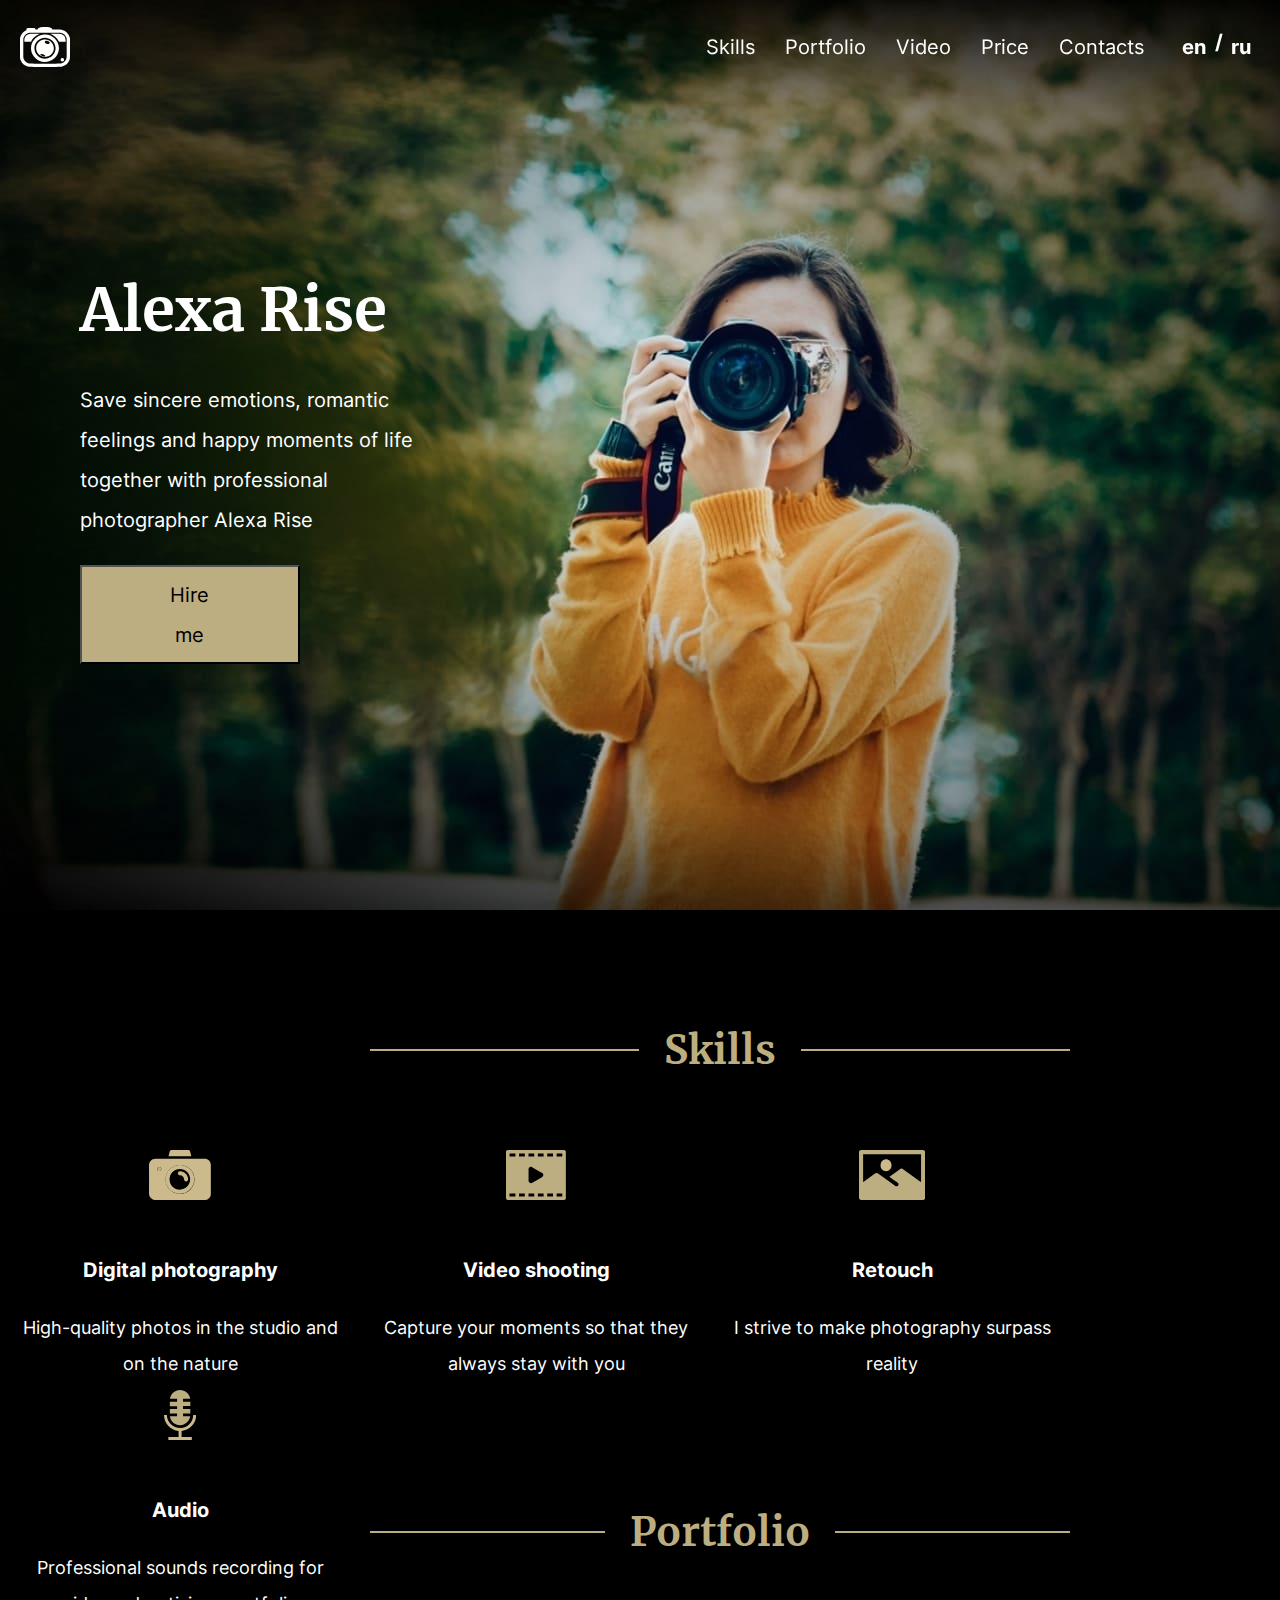
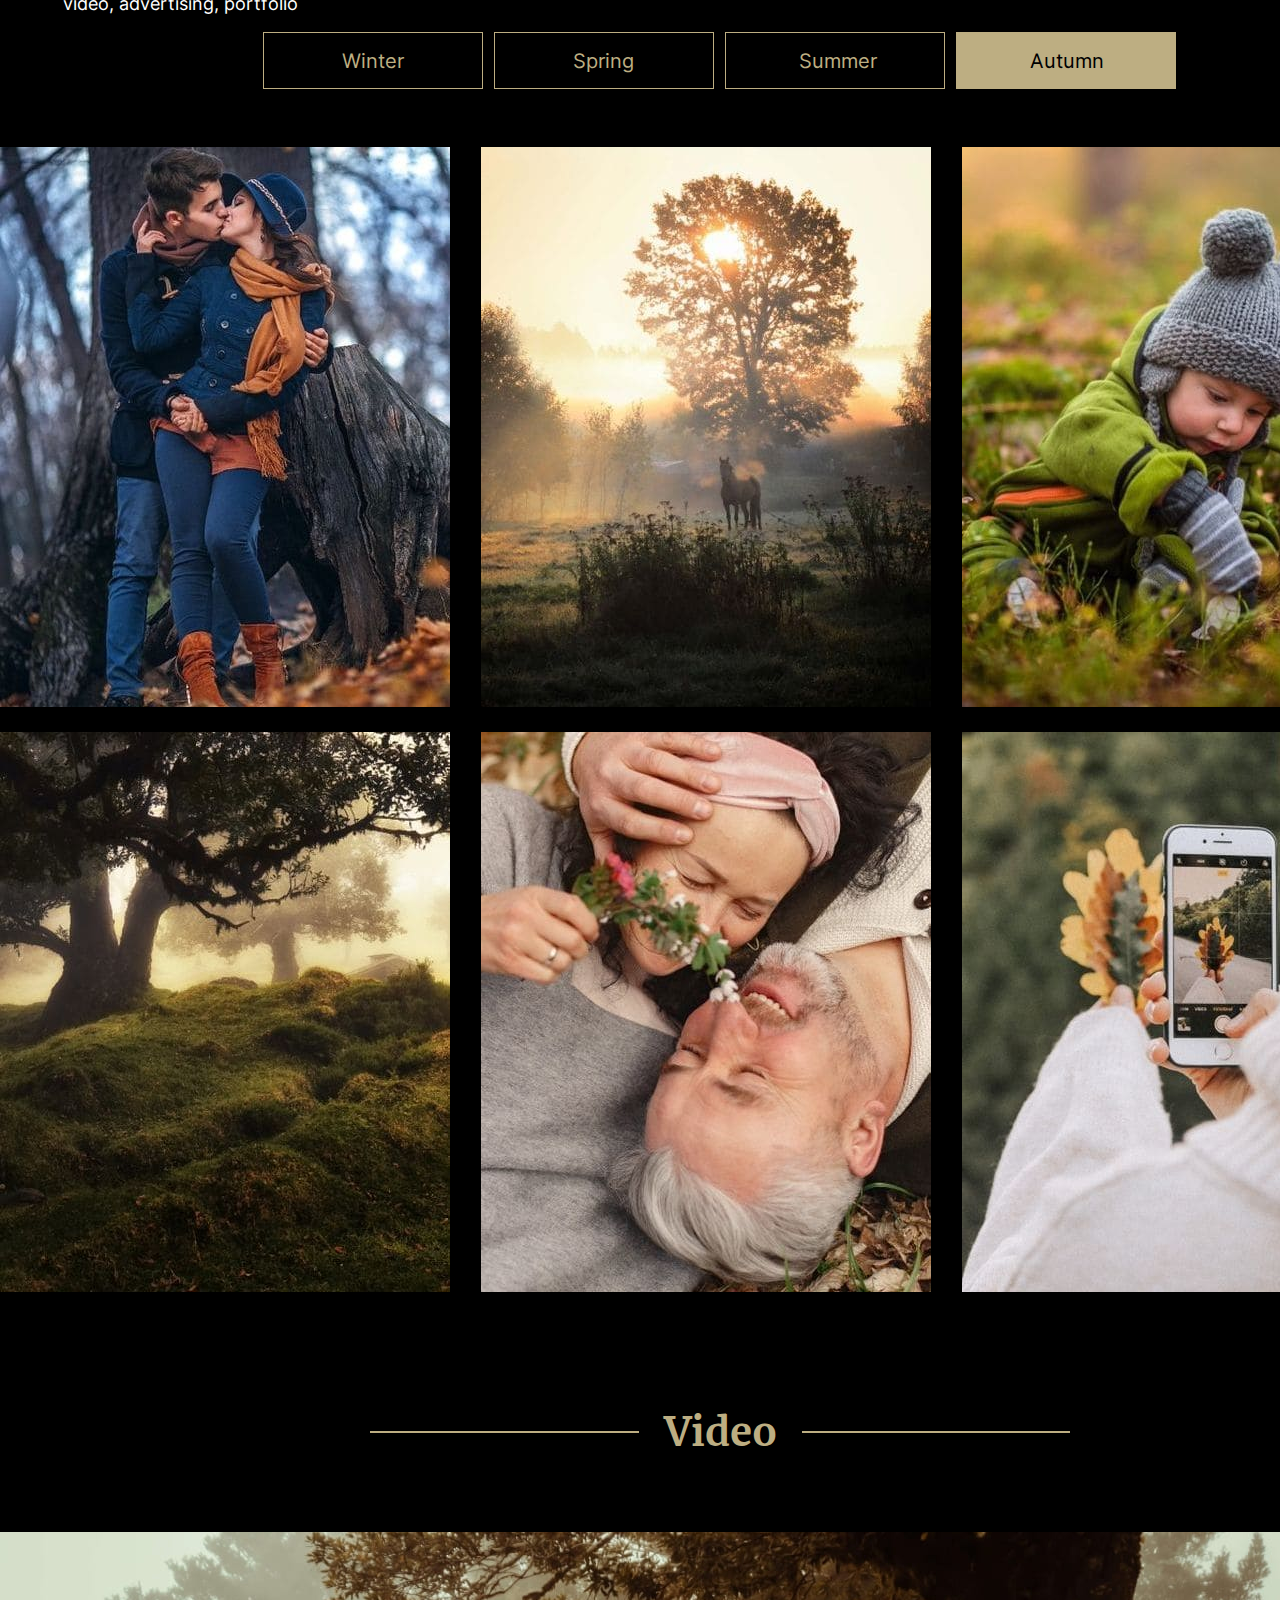
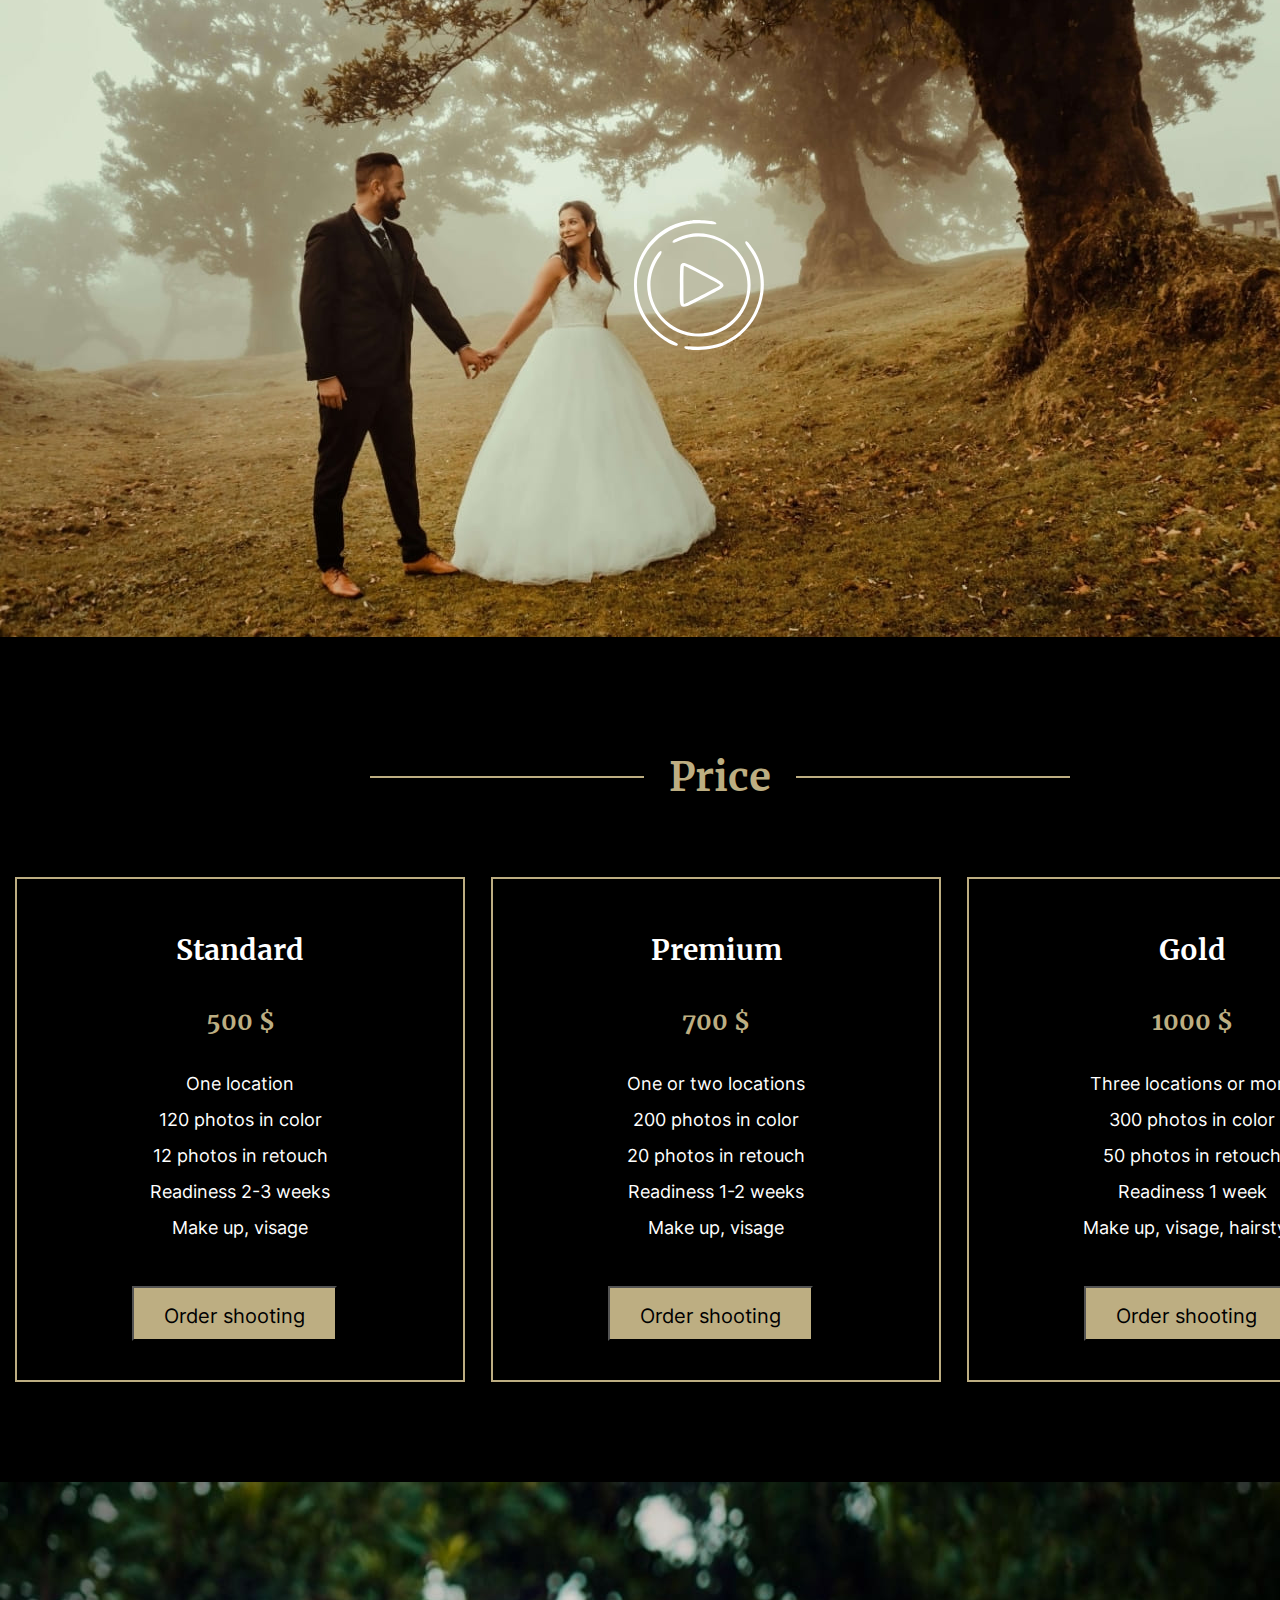
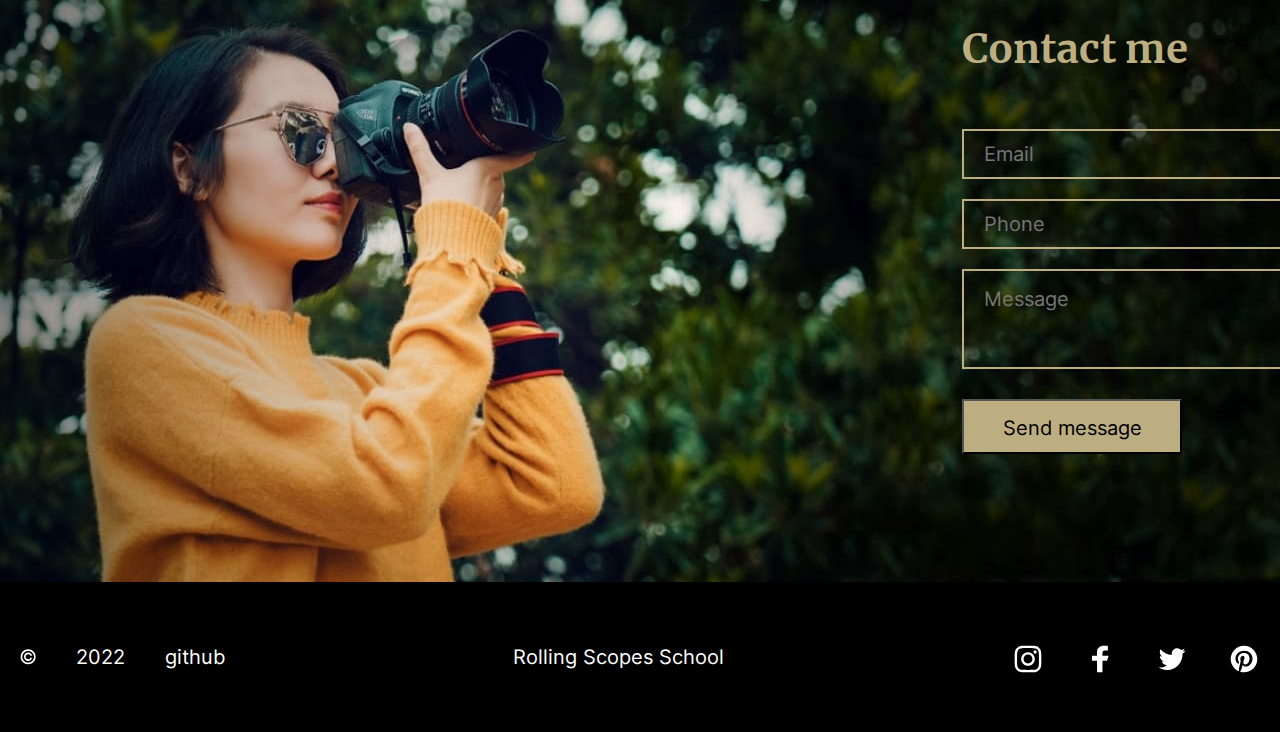
<file: portfolio/index.html>
<!DOCTYPE html>
<html lang="en">

<head>
    <meta charset="UTF-8">
    <meta http-equiv="X-UA-Compatible" content="IE=edge">
    <meta name="viewport" content="width=device-width, initial-scale=1.0">
    <title>Alexa Rise</title>
    <link rel="stylesheet" href="./css/style.css">
</head>

<body>
    <header class="header">
        <div class="wrapper">
            <div class="header-wrapper">
                <div class="header-logo">
                    <a href="#hero" class="header-logo-link">
                        <img src="./img/svg/logo1.svg" alt="Alexa Rise" class="header_logo-pic">
                    </a>
                </div>
                <div class="header-nav">
                    <ul class="header-list">
                        <li class="header-item">
                            <a href="#skills" class="header-link">Skills</a>
                        </li>
                        <li class="header-item">
                            <a href="#portfolio" class="header-link">Portfolio</a>
                        </li>
                        <li class="header-item">
                            <a href="#video" class="header-link">Video</a>
                        </li>
                        <li class="header-item">
                            <a href="#price" class="header-link">Price</a>
                        </li>
                        <li class="header-item">
                            <a href="#contacts" class="header-link">Contacts</a>
                        </li>


                        <ul class="header-switch-lang">
                            <li><a href="#!" class="switch-lang">en</a></li>


                            <li>
                                <p class=>/</p>
                            </li>


                            <li><a href="#!" class="switch-lang">ru</a></li>

                        </ul>

                    </ul>


                </div>
            </div>
    </header>
    <main class="main">
        <section class="hero" id="hero">
            <div class="wrapper">
                <h1 class="hero-title">Alexa Rise</h1>
                <p class="hero-text">Save sincere emotions, romantic feelings and happy moments of life together with professional photographer Alexa Rise</p>
                <button type="button" class="btn">Hire me</button>
            </div>
        </section>
        <section class="skills" id="skills">
            <div class="wrapper">
                <div class="section-title">

                    <h2 class="section-title-line">
                        <span class="section-title">Skills
                        </span>
                    </h2>

                </div>


                <div class="skills-items">
                    <div class="skills-item">
                        <img class="camera1" src="./img/svg/camera1.svg" alt="Digital photography">
                        <h3 class="skills-title">Digital photography</h3>
                        <p class="skills-text">High-quality photos in the studio and on the nature</p>
                    </div>
                    <div class="skills-item">
                        <img class="video1" src="./img/svg/video1.svg" alt="Video shooting">
                        <h3 class="skills-title">Video shooting</h3>
                        <p class="skills-text">Capture your moments so that they always stay with you</p>
                    </div>
                    <div class="skills-item">
                        <img src="./img/svg/image1.svg" alt="Retouch" class="image1">
                        <h3 class="skills-title">Retouch</h3>
                        <p class="skills-text">I strive to make photography surpass reality</p>
                    </div>
                    <div class="skills-item">
                        <img src="./img/svg/mic1.svg" alt="Audio" class="mic1">
                        <h3 class="skills-title">Audio</h3>
                        <p class="skills-text">Professional sounds recording for video, advertising, portfolio</p>
                    </div>
                </div>
            </div>
        </section>

        <section class="portfolio" id="portfolio">
            <div class="wrapper">
                <div class="section-title">

                    <h2 class="section-title-line">
                        <span class="section-title">Portfolio
                        </span>
                    </h2>

                </div>
                <div class="portfolio-btns">
                    <button type="button" class="portfolio-btn">Winter</button>
                    <button type="button" class="portfolio-btn">Spring</button>
                    <button type="button" class="portfolio-btn">Summer</button>
                    <button type="button" class="portfolio-btn">Autumn</button>


                </div>
                <div class="portfolio-items">
                    <img src="./img/svg/portfolio-img1.svg" alt="portfolio image 1" class="portfolio-img">
                    <img src="./img/svg/portfolio-img2.svg" alt="portfolio image 2" class="portfolio-img">
                    <img src="./img/svg/portfolio-img3.svg" alt="portfolio image 3" class="portfolio-img">
                    <img src="./img/svg/portfolio-img4.svg" alt="portfolio image 4" class="portfolio-img">
                    <img src="./img/svg/portfolio-img5.svg" alt="portfolio image 5" class="portfolio-img">
                    <img src="./img/svg/portfolio-img6.svg" alt="portfolio image 6" class="portfolio-img">
                </div>

            </div>
        </section>

        <section class="video" id="video">
            <div class="wrapper">
                <div class="section-title">

                    <h2 class="section-title-line">
                        <span class="section-title">Video
                        </span>
                    </h2>

                </div>

                <div class="video-player">

                    <img src="./img/svg/video-play-hover.svg" alt="" class="video-play-hover">
                </div>
            </div>
        </section>

        <section class="price" id="price">
            <div class="wrapper">
                <div class="section-title">

                    <h2 class="section-title-line">
                        <span class="section-title">Price
            </span>
                    </h2>

                </div>

                <div class="price-items">
                    <div class="price-item">
                        <h3 class="price-title">Standard</h3>
                        <p class="price-count">500 $</p>
                        <div class="frame">
                            <p>One location</p>
                            <p>120 photos in color</p>
                            <p>12 photos in retouch</p>
                            <p>Readiness 2-3 weeks</p>
                            <p>Make up, visage</p>

                        </div>
                        <button type="button" class="order-btn">Order shooting</button>
                    </div>
                    <div class="price-item">
                        <h3 class="price-title">Premium</h3>
                        <p class="price-count">700 $</p>
                        <div class="frame">
                            <p>One or two locations</p>
                            <p>200 photos in color</p>
                            <p>20 photos in retouch</p>
                            <p>Readiness 1-2 weeks</p>
                            <p>Make up, visage</p>
                        </div>
                        <button type="button" class="order-btn">Order shooting</button>
                    </div>
                    <div class="price-item">
                        <h3 class="price-title">Gold</h3>
                        <p class="price-count">1000 $</p>
                        <div class="frame">
                            <p>Three locations or more</p>
                            <p>300 photos in color</p>
                            <p>50 photos in retouch</p>
                            <p>Readiness 1 week</p>
                            <p>Make up, visage, hairstyle</p>
                        </div>
                        <button type="button" class="order-btn">Order shooting</button>
                    </div>
                </div>
            </div>
        </section>

        <section class="contacts" id="contacts">
            <div class="wrapper">
                <form action="" class="contacts-form" id="contacts-form">
                    <h2 class="form-title">Contact me</h2>
                    <input type="email" name="email" form="contacts-form" class="form-item" placeholder="Email">
                    <input type="tel" name="tel" form="contacts-form" class="form-item" placeholder="Phone">
                    <textarea name="message" form="contacts-form" class="form-textarea" placeholder="Message"></textarea>
                    <button type="button" class="form-btn">Send message</button>
                </form>
            </div>

        </section>
    </main>
    <footer class="footer">
        <div class="wrapper">
            <div class="footer-wrapper">
                <ul class="footer-list">
                    <li class="footer-item"><img src="./img/svg/copyright.svg" alt="copyright"></li>
                    <li class="footer-item">
                        <p>2022</p>
                    </li>
                    <li class="footer-item"><a href="https://github.com/aftakhova" class="footer-link">github</a></li>
                </ul>
                <p class="footer-item">Rolling Scopes School</p>
                <ul class="footer-list">
                    <li class="footer-item">
                        <a href="#!"><img src="./img/svg/inst1.svg" alt="Instagram"></a>
                    </li>
                    <li class="footer-item">
                        <a href="#!"><img src="./img/svg/fb1.svg" alt="Facebook"></a>
                    </li>
                    <li class="footer-item">
                        <a href="#!"><img src="./img/svg/tw1.svg" alt="Twitter"></a>
                    </li>
                    <li class="footer-item">
                        <a href="#!"><img src="./img/svg/pinterest1.svg" alt="Pinterest"></a>
                    </li>
                </ul>
            </div>
        </div>


    </footer>
</body>

</html>
</file>
<file: portfolio/css/style.css>
/*reset.css styles start */

html,
html,
body,
div,
span,
applet,
object,
iframe,
h1,
h2,
h3,
h4,
h5,
h6,
p,
blockquote,
pre,
a,
abbr,
acronym,
address,
big,
cite,
code,
del,
dfn,
em,
img,
ins,
kbd,
q,
s,
samp,
small,
strike,
strong,
sub,
sup,
tt,
var,
b,
u,
i,
center,
dl,
dt,
dd,
ol,
ul,
li,
fieldset,
form,
label,
legend,
table,
caption,
tbody,
tfoot,
thead,
tr,
th,
td,
article,
aside,
canvas,
details,
embed,
figure,
figcaption,
footer,
header,
hgroup,
menu,
nav,
output,
ruby,
section,
summary,
time,
mark,
audio,
video {
    margin: 0;
    padding: 0;
    border: 0;
    font-size: 100%;
    font: inherit;
    vertical-align: baseline;
}


/* make sure to set some focus styles for accessibility */

 :focus {
    outline: 0;
}


/* HTML5 display-role reset for older browsers */

article,
aside,
details,
figcaption,
figure,
footer,
header,
hgroup,
menu,
nav,
section {
    display: block;
}

body {
    line-height: 1;
}

ol,
ul {
    list-style: none;
}

blockquote,
q {
    quotes: none;
}

blockquote:before,
blockquote:after,
q:before,
q:after {
    content: '';
    content: none;
}

table {
    border-collapse: collapse;
    border-spacing: 0;
}

input[type=search]::-webkit-search-cancel-button,
input[type=search]::-webkit-search-decoration,
input[type=search]::-webkit-search-results-button,
input[type=search]::-webkit-search-results-decoration {
    -webkit-appearance: none;
    -moz-appearance: none;
}

input[type=search] {
    -webkit-appearance: none;
    -moz-appearance: none;
    -webkit-box-sizing: content-box;
    -moz-box-sizing: content-box;
    box-sizing: content-box;
}

textarea {
    overflow: auto;
    vertical-align: top;
    resize: vertical;
}

audio,
canvas,
video {
    display: inline-block;
    *display: inline;
    *zoom: 1;
    max-width: 100%;
}

audio:not([controls]) {
    display: none;
    height: 0;
}

[hidden] {
    display: none;
}

html {
    font-size: 100%;
    /* 1 */
    -webkit-text-size-adjust: 100%;
    /* 2 */
    -ms-text-size-adjust: 100%;
    /* 2 */
}

a:focus {
    outline: thin dotted;
}

a:active,
a:hover {
    outline: 0;
}

*/ img {
    border: 0;
    /* 1 */
    -ms-interpolation-mode: bicubic;
    /* 2 */
}

figure {
    margin: 0;
}

form {
    margin: 0;
}

fieldset {
    border: 1px solid #c0c0c0;
    margin: 0 2px;
    padding: 0.35em 0.625em 0.75em;
}

legend {
    border: 0;
    /* 1 */
    padding: 0;
    white-space: normal;
    /* 2 */
    *margin-left: -7px;
    /* 3 */
}

*/ button,
input,
select,
textarea {
    font-size: 100%;
    /* 1 */
    margin: 0;
    /* 2 */
    vertical-align: baseline;
    /* 3 */
    *vertical-align: middle;
    /* 3 */
}

*/ button,
input {
    line-height: normal;
}

*/ button,
select {
    text-transform: none;
}

*/ button,
html input[type="button"],

/* 1 */

input[type="reset"],
input[type="submit"] {
    -webkit-appearance: button;
    /* 2 */
    cursor: pointer;
    /* 3 */
    *overflow: visible;
    /* 4 */
}

button[disabled],
html input[disabled] {
    cursor: default;
}

input[type="checkbox"],
input[type="radio"] {
    box-sizing: border-box;
    /* 1 */
    padding: 0;
    /* 2 */
    *height: 13px;
    /* 3 */
    *width: 13px;
    /* 3 */
}

input[type="search"] {
    -webkit-appearance: textfield;
    /* 1 */
    -moz-box-sizing: content-box;
    -webkit-box-sizing: content-box;
    /* 2 */
    box-sizing: content-box;
}


/** * Remove inner padding and search cancel button in Safari 5 and Chrome * on OS X. */

input[type="search"]::-webkit-search-cancel-button,
input[type="search"]::-webkit-search-decoration {
    -webkit-appearance: none;
}


/** * Remove inner padding and border in Firefox 3+. */

button::-moz-focus-inner,
input::-moz-focus-inner {
    border: 0;
    padding: 0;
}

textarea {
    overflow: auto;
    /* 1 */
    vertical-align: top;
    /* 2 */
}


/*** Remove most spacing between table cells.*/

table {
    border-collapse: collapse;
    border-spacing: 0;
}

html,
button,
input,
select,
textarea {
    color: #222;
}

 ::-moz-selection {
    background: #b3d4fc;
    text-shadow: none;
}

 ::selection {
    background: #b3d4fc;
    text-shadow: none;
}

img {
    vertical-align: middle;
}

fieldset {
    border: 0;
    margin: 0;
    padding: 0;
}

textarea {
    resize: vertical;
}

.chromeframe {
    margin: 0.2em 0;
    background: #ccc;
    color: #000;
    padding: 0.2em 0;
}


/*reset.css styles end */


/* inter-regular - latin */

@font-face {
    font-family: 'Inter';
    font-style: normal;
    font-weight: 400;
    src: local(''), url('../fonts/inter-v7-latin-regular.woff2') format('woff2'), /* Chrome 26+, Opera 23+, Firefox 39+ */
    url('../fonts/inter-v7-latin-regular.woff') format('woff');
    /* Chrome 6+, Firefox 3.6+, IE 9+, Safari 5.1+ */
}


/* inter-700 - latin */

@font-face {
    font-family: 'Inter';
    font-style: normal;
    font-weight: 700;
    src: local(''), url('../fonts/inter-v7-latin-700.woff2') format('woff2'), /* Chrome 26+, Opera 23+, Firefox 39+ */
    url('../fonts/inter-v7-latin-700.woff') format('woff');
    /* Chrome 6+, Firefox 3.6+, IE 9+, Safari 5.1+ */
}


/* merriweather-regular - latin */

@font-face {
    font-family: 'Merriweather';
    font-style: normal;
    font-weight: 400;
    src: local(''), url('../fonts/merriweather-v28-latin-regular.woff2') format('woff2'), /* Chrome 26+, Opera 23+, Firefox 39+ */
    url('../fonts/merriweather-v28-latin-regular.woff') format('woff');
    /* Chrome 6+, Firefox 3.6+, IE 9+, Safari 5.1+ */
}


/* merriweather-700 - latin */

@font-face {
    font-family: 'Merriweather';
    font-style: normal;
    font-weight: 700;
    src: local(''), url('../fonts/merriweather-v28-latin-700.woff2') format('woff2'), /* Chrome 26+, Opera 23+, Firefox 39+ */
    url('../fonts/merriweather-v28-latin-700.woff') format('woff');
    /* Chrome 6+, Firefox 3.6+, IE 9+, Safari 5.1+ */
}

html {
    box-sizing: border-box;
    scroll-behavior: smooth;
}

body {
    width: 100%;
    font-family: 'Inter';
    font-style: normal;
    font-size: 20px;
    line-height: 40px;
    color: #ffffff;
}

*,
*::after,
*::before {
    box-sizing: inherit;
}

.wrapper {
    max-width: 1440px;
    margin: 0 auto;
}


/* Header styles start */

.header {
    position: fixed;
    top: 0;
    left: 0;
    width: 100%;
}

.header-wrapper {
    display: flex;
    flex-wrap: wrap;
    align-items: flex-end;
    justify-content: space-between;
}

.header-logo {
    padding: 25px 20px;
}

.header-nav {
    padding: 20px;
}

.header-list {
    display: flex;
    flex-wrap: wrap;
    justify-content: space-between;
}

.header-switch-lang {
    display: flex;
    flex-wrap: wrap;
    justify-content: space-between;
    font-weight: 700;
}

.switch-lang:first-child {
    margin-right: 9px;
}

.switch-lang:last-child {
    margin-left: 8px;
}

.header-item {
    margin-right: 30px;
}

.header-item:last-child {
    margin-right: 0;
}

.header-link,
.switch-lang {
    line-height: 50px;
    color: #ffffff;
    text-decoration: none;
}

.header-link:hover,
.header-link:focus,
.header-link:active {
    opacity: .75;
}

.switch-lang:hover,
.switch-lang:focus,
.switch-lang:active {
    color: #BDAE82;
}


/* Header styles end */


/* Main styles start */

.main {
    background-color: #000000;
}


/* Main styles end */


/* Hero styles start */

.hero {
    height: 910px;
    background: url(../img/svg/intro-bg.svg) no-repeat center;
    background-size: cover;
    padding: 250px 860px 330px 80px;
}

.hero-title {
    max-width: 500px;
    font-family: 'Merriweather';
    font-size: 60px;
    font-style: normal;
    font-weight: 700;
    line-height: 120px;
    letter-spacing: 0em;
    text-align: left;
    color: #ffffff;
    margin-bottom: 10px;
}

.hero-text {
    max-width: 470px;
    font-family: 'Inter';
    font-size: 20px;
    font-style: normal;
    font-weight: 400;
    line-height: 40px;
    letter-spacing: 0em;
    text-align: left;
    color: #ffffff;
    margin-bottom: 25px;
}

.btn {
    max-width: 220px;
    background: #BDAE82;
    font-family: 'Inter';
    font-size: 20px;
    font-style: normal;
    font-weight: 400;
    line-height: 40px;
    letter-spacing: 0em;
    text-align: center;
    color: #000000;
    padding: 8px 72px 7px 71px;
}

.btn:hover,
.btn:focus,
.btn:active {
    opacity: .75;
}


/* Intro styles end */


/*Section-title styles start */

.section-title {
    height: 80px;
    max-width: 700px;
    padding-left: 370px;
    padding-top: 100px;
    border-radius: 0px;
    font-family: 'Merriweather';
    font-size: 40px;
    font-style: normal;
    font-weight: 700;
    line-height: 80px;
    letter-spacing: 0em;
    text-align: center;
    color: #BDAE82;
    margin-bottom: 140px;
}

.section-title-line {
    width: 700px;
    height: 80px;
    font-size: 20px;
    font-weight: bold;
    text-align: center;
    position: relative;
}

.section-title-line span {
    background-color: black;
    position: relative;
    z-index: 1;
    padding: 0px 25px;
}

.section-title-line:after {
    content: '';
    display: block;
    width: 100%;
    height: 2px;
    background-color: #BDAE82;
    position: absolute;
    top: 50%;
    margin-top: -1px;
    z-index: 0;
}


/*Section-title styles end */


/* Skills styles start */

.skills {
    height: 482px;
}

.skills-items {
    max-width: 1440px;
    padding-left: 20px;
    padding-right: 20px;
    background-color: #000000;
}

.skills-item {
    display: inline-block;
    max-width: 320px;
    width: 320px;
    height: 240px;
    margin-right: 30px;
    vertical-align: top;
}

.skills-item:last-child {
    margin-right: 0;
}

.camera1 {
    padding-left: 129px;
}

.video1 {
    padding-left: 130px;
}

.image1 {
    padding-left: 127px;
}

.mic1 {
    padding-left: 144px;
}

.skills-title {
    margin-top: 50px;
    margin-bottom: 20px;
    font-family: 'Inter';
    font-size: 20px;
    font-style: normal;
    font-weight: 700;
    line-height: 40px;
    letter-spacing: 0em;
    text-align: center;
    color: #ffffff;
}

.skills-text {
    font-family: 'Inter';
    font-size: 18px;
    font-style: normal;
    font-weight: 400;
    line-height: 36px;
    letter-spacing: 0em;
    text-align: center;
    color: #ffffff;
}


/* Skills styles end */


/*Portfolio styles start */

.portfolio {
    width: 1440px;
    height: 1500px;
    background-color: #000000;
    margin: 0 auto;
}

.portfolio-btns {
    width: 915px;
    height: 55px;
    margin: 0 auto;
    margin-bottom: 60px;
}

.portfolio-btn {
    display: inline-block;
    max-width: 220px;
    width: 220px;
    margin-right: 5px;
    text-align: center;
    background-color: #000000;
    border: 1px solid #BDAE82;
    font-family: 'Inter';
    font-size: 20px;
    font-style: normal;
    font-weight: 400;
    line-height: 40px;
    letter-spacing: 0em;
    text-align: center;
    color: #BDAE82;
    padding: 8px 73px 7px 73px;
}

.portfolio-btn:hover,
.portfolio-btn:active {
    background-color: #BDAE82;
    color: #000000;
}

.portfolio-btn:last-child {
    background-color: #BDAE82;
    color: #000000;
    margin-right: 0;
}

.portfolio-img {
    display: inline-block;
    margin-right: 25px;
    margin-bottom: 25px;
    height: 560px;
    width: 450px;
    border-radius: 0px;
}

.portfolio-img:nth-child(3) {
    margin-right: 0;
}

.portfolio-img:last-child {
    margin-right: 0;
}


/*Portfolio styles end */


/* Video styles start */

.video {
    width: 1400px;
    height: 945px;
    background-color: #000000;
    margin: 0 auto;
}

.video-player {
    width: 1400px;
    height: 705px;
    background: url(../img/svg/video-player-bg.svg);
}

.video-play-hover {
    padding: 288px 634.14px 287px 634px;
}


/* Video styles end */


/*Price styles start */

.price {
    width: 1440px;
    height: 845px;
    background-color: #000000;
    margin: 0 auto;
}

.price-items {
    max-width: 1440px;
    padding-right: 15px;
    padding-left: 15px;
    background-color: #000000;
}

.price-item {
    display: inline-block;
    width: 450px;
    height: 505px;
    margin-right: 20px;
    vertical-align: top;
    border: 2px solid #BDAE82;
}

.price-item:last-child {
    margin-right: 0pc;
}

.price-title {
    font-family: 'Merriweather';
    font-size: 28px;
    font-style: normal;
    font-weight: 700;
    line-height: 56px;
    letter-spacing: 0em;
    text-align: center;
    margin-top: 43px;
    margin-bottom: 20px;
    color: #ffffff;
}

.price-count {
    font-family: 'Merriweather';
    font-size: 24px;
    font-style: normal;
    font-weight: 700;
    line-height: 48px;
    letter-spacing: 0em;
    text-align: center;
    color: #BDAE82;
    margin-bottom: 20px;
}

.frame {
    font-family: 'Inter';
    font-size: 18px;
    font-style: normal;
    font-weight: 400;
    line-height: 36px;
    letter-spacing: 0em;
    text-align: center;
    color: #ffffff;
    margin-bottom: 40px;
}

.order-btn {
    max-width: 220px;
    height: 55px;
    background: #BDAE82;
    font-family: 'Inter';
    font-size: 20px;
    font-style: normal;
    font-weight: 400;
    line-height: 40px;
    letter-spacing: 0em;
    text-align: center;
    color: #000000;
    padding: 8px 30px 7px;
    margin-left: 115px;
    margin-bottom: 43px;
}

.order-btn:hover,
.order-btn:focus,
.order-btn:active {
    opacity: .75;
}


/* Price styles end */


/*Contact styles start */

.contacts {
    height: 700px;
    background: url(../img/contacts-bg.jpg) no-repeat center;
    background-size: cover;
    padding: 127px 28px 128px 962px;
}

.contacts-form {
    width: 450px;
    height: 445px;
    margin: 0 auto;
}

.form-title {
    font-family: 'Merriweather';
    font-size: 40px;
    font-style: normal;
    font-weight: 700;
    line-height: 80px;
    letter-spacing: 0em;
    text-align: left;
    margin-bottom: 40px;
    color: #BDAE82;
}

.form-item {
    width: 450px;
    height: 50px;
    font-family: 'Inter';
    font-size: 20px;
    font-style: normal;
    font-weight: 400;
    line-height: 40px;
    letter-spacing: 0em;
    text-align: left;
    color: #BDAE82;
    margin-bottom: 20px;
    background: none;
    border: 2px solid #BDAE82;
    padding: 2px 20px;
}

.form-textarea {
    width: 450px;
    height: 100px;
    font-family: 'Inter';
    font-size: 20px;
    font-style: normal;
    font-weight: 400;
    line-height: 40px;
    letter-spacing: 0em;
    text-align: left;
    color: #BDAE82;
    margin-bottom: 30px;
    background: none;
    border: 2px solid #BDAE82;
    font-size: 20px;
    padding: 8px 20px;
}

.form-btn {
    width: 220px;
    height: 55px;
    font-family: 'Inter';
    font-size: 20px;
    font-style: normal;
    font-weight: 400;
    line-height: 40px;
    letter-spacing: 0em;
    text-align: center;
    color: #000000;
    background-color: #BDAE82;
    padding: 7px 30px;
}

.form-btn:hover,
.form-btn:focus,
.form-btn:active {
    opacity: .75;
}


/*Contacts styles end */


/* Footer styles start */

.footer {
    width: 100%;
    height: 150px;
    background: #000000;
    color: #ffffff;
    font-family: Inter;
    font-size: 20px;
    font-style: normal;
    font-weight: 400;
    line-height: 50px;
    letter-spacing: 0em;
    text-align: left;
    margin: 0 auto;
}

.footer-wrapper {
    display: flex;
    flex-wrap: wrap;
    align-items: center;
    justify-content: space-between;
    vertical-align: center;
}

.footer-item {
    display: flex;
    flex-wrap: wrap;
    align-items: center;
    justify-content: space-between;
    padding: 50px 20px;
}

.footer-list {
    display: flex;
    flex-wrap: wrap;
    align-items: center;
    justify-content: space-between;
}

.footer-link {
    text-decoration: none;
    color: #ffffff;
}


/* Footer styles end */
</file>
